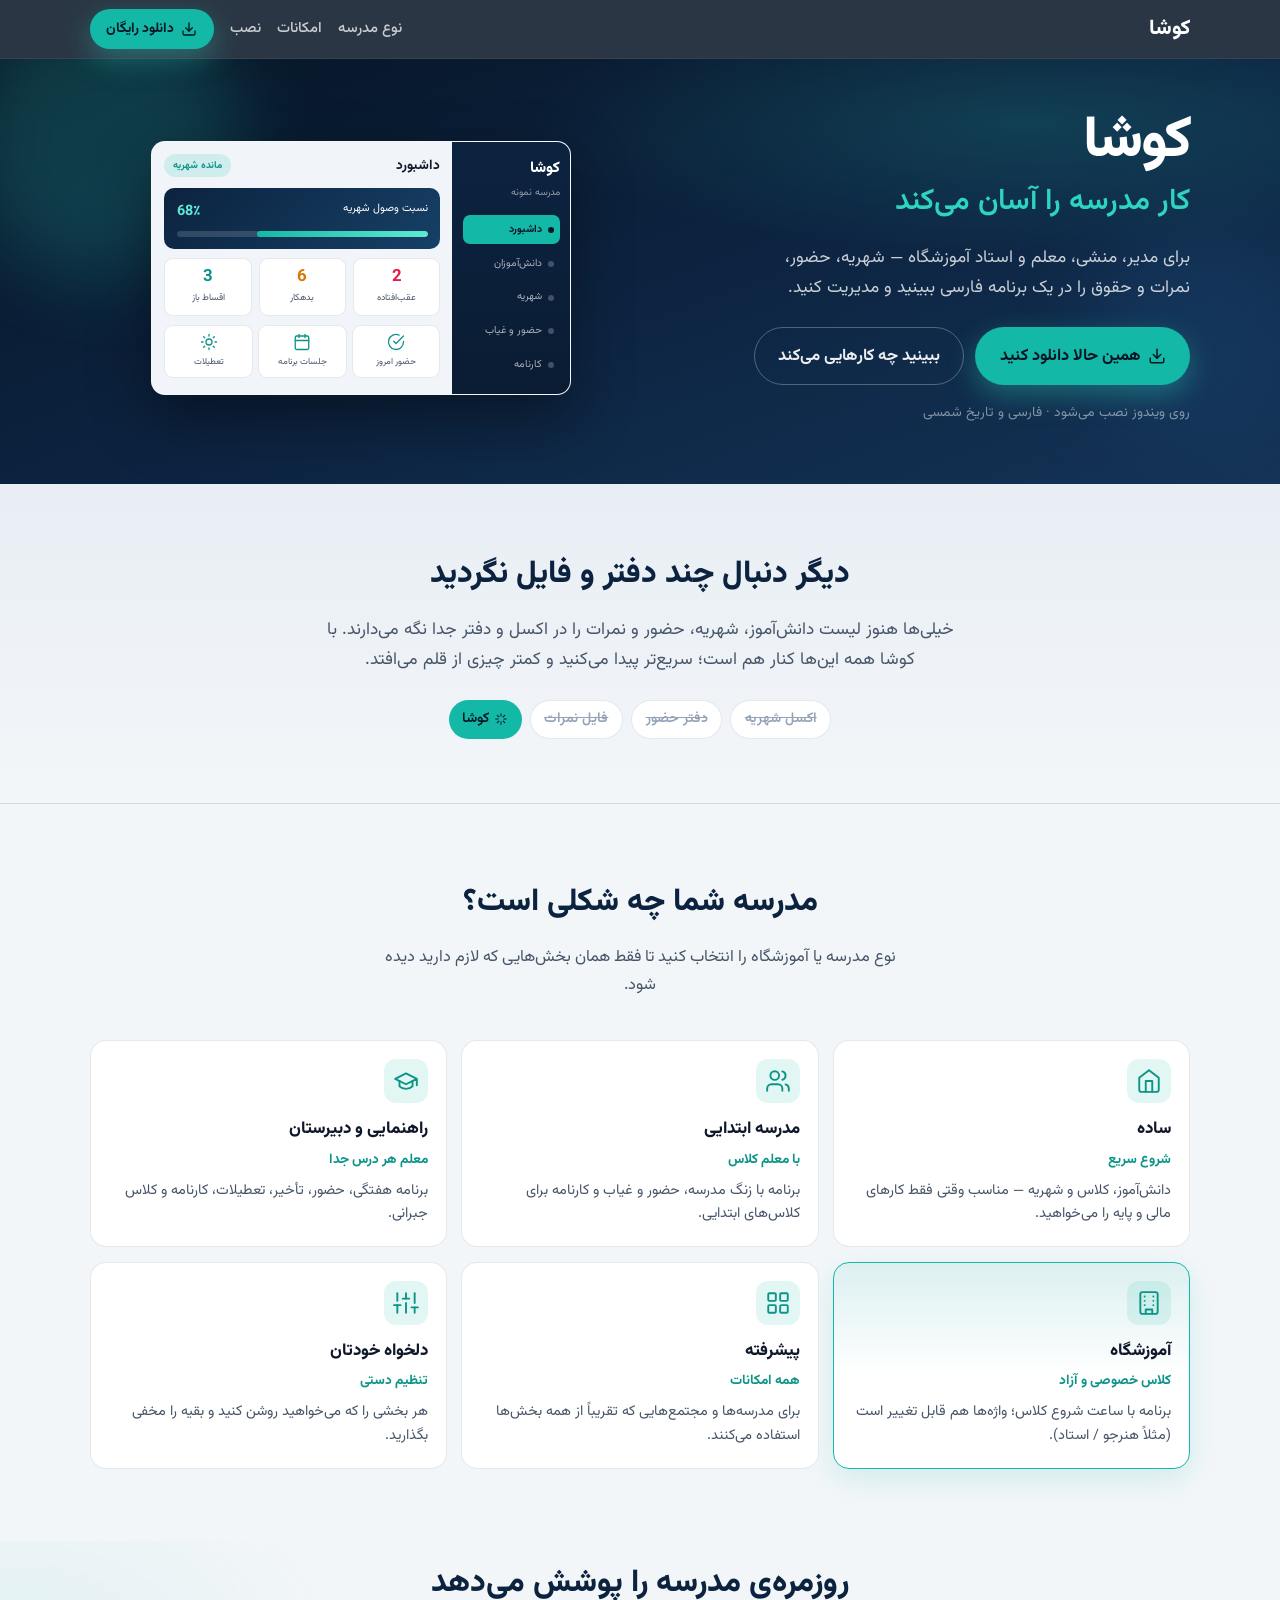
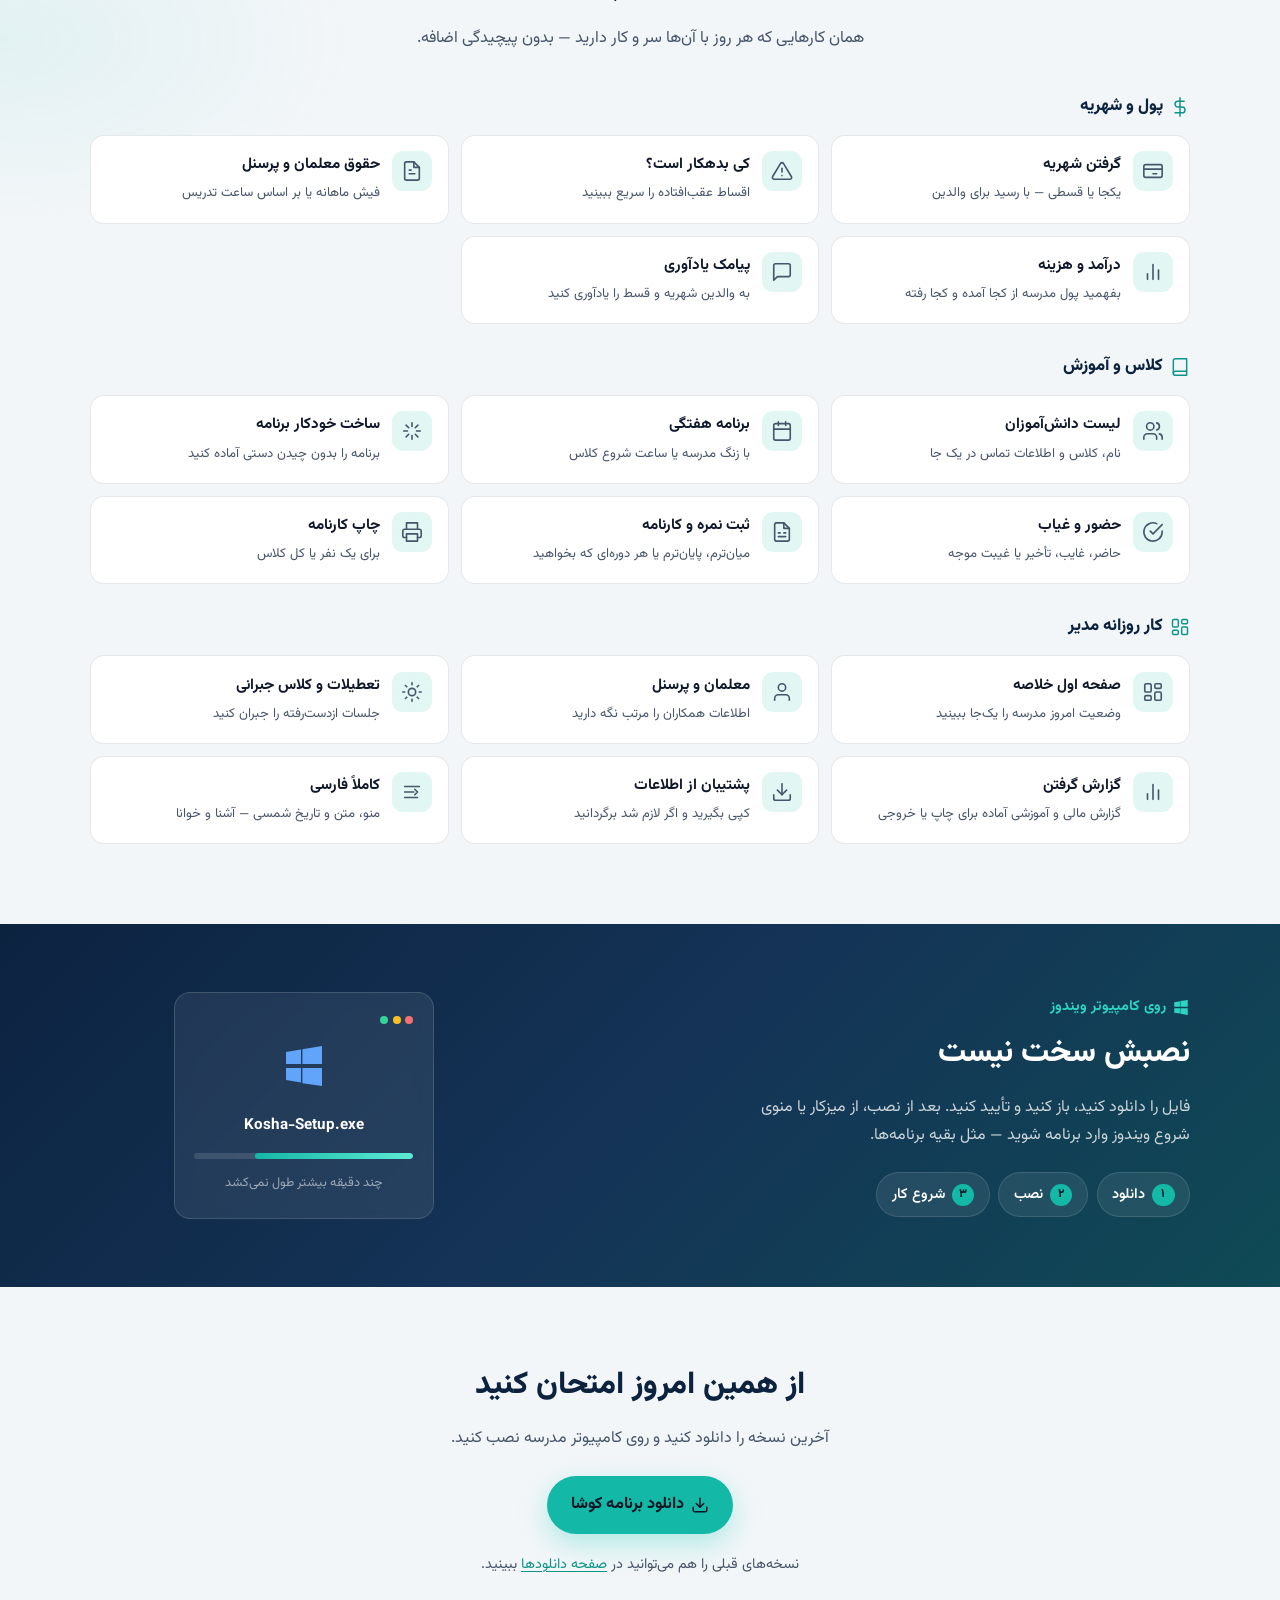
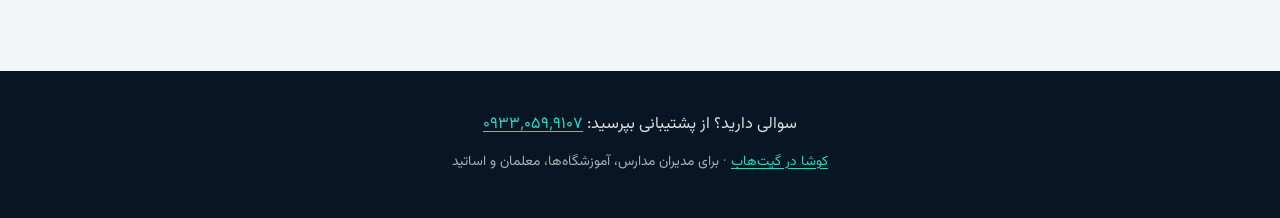
<file: index.html>
<!DOCTYPE html>
<html lang="fa" dir="rtl">
<head>
  <meta charset="UTF-8" />
  <meta name="viewport" content="width=device-width, initial-scale=1" />
  <title>کوشا — مدیریت آسان مدرسه و آموزشگاه</title>
  <meta name="description" content="کوشا نرم‌افزار فارسی مدیریت مدرسه و آموزشگاه برای مدیران، منشی‌ها، معلمان و اساتید. شهریه، حضور، نمرات و حقوق را در یک جا داشته باشید." />
  <meta property="og:title" content="کوشا — مدیریت آسان مدرسه و آموزشگاه" />
  <meta property="og:description" content="به‌جای چند فایل اکسل و دفتر جداگانه، همه کار مدرسه را با یک برنامه ساده انجام دهید." />
  <meta property="og:locale" content="fa_IR" />
  <link rel="preconnect" href="https://fonts.googleapis.com" />
  <link rel="preconnect" href="https://fonts.gstatic.com" crossorigin />
  <link href="https://fonts.googleapis.com/css2?family=Vazirmatn:wght@400;500;600;700;800&display=swap" rel="stylesheet" />
  <link rel="stylesheet" href="styles.css" />
</head>
<body>
  <svg xmlns="http://www.w3.org/2000/svg" style="display:none" aria-hidden="true">
    <symbol id="i-dashboard" viewBox="0 0 24 24" fill="none" stroke="currentColor" stroke-width="1.75" stroke-linecap="round" stroke-linejoin="round">
      <rect x="3" y="3" width="7" height="9" rx="1.5"/><rect x="14" y="3" width="7" height="5" rx="1.5"/><rect x="14" y="12" width="7" height="9" rx="1.5"/><rect x="3" y="16" width="7" height="5" rx="1.5"/>
    </symbol>
    <symbol id="i-students" viewBox="0 0 24 24" fill="none" stroke="currentColor" stroke-width="1.75" stroke-linecap="round" stroke-linejoin="round">
      <path d="M16 21v-2a4 4 0 0 0-4-4H6a4 4 0 0 0-4 4v2"/><circle cx="9" cy="7" r="4"/><path d="M22 21v-2a4 4 0 0 0-3-3.87"/><path d="M16 3.13a4 4 0 0 1 0 7.75"/>
    </symbol>
    <symbol id="i-class" viewBox="0 0 24 24" fill="none" stroke="currentColor" stroke-width="1.75" stroke-linecap="round" stroke-linejoin="round">
      <path d="M4 19.5A2.5 2.5 0 0 1 6.5 17H20"/><path d="M6.5 2H20v20H6.5A2.5 2.5 0 0 1 4 19.5v-15A2.5 2.5 0 0 1 6.5 2z"/>
    </symbol>
    <symbol id="i-staff" viewBox="0 0 24 24" fill="none" stroke="currentColor" stroke-width="1.75" stroke-linecap="round" stroke-linejoin="round">
      <path d="M20 21v-2a4 4 0 0 0-4-4H8a4 4 0 0 0-4 4v2"/><circle cx="12" cy="7" r="4"/>
    </symbol>
    <symbol id="i-tuition" viewBox="0 0 24 24" fill="none" stroke="currentColor" stroke-width="1.75" stroke-linecap="round" stroke-linejoin="round">
      <rect x="2" y="5" width="20" height="14" rx="2"/><path d="M2 10h20"/><path d="M12 15h4"/>
    </symbol>
    <symbol id="i-alert" viewBox="0 0 24 24" fill="none" stroke="currentColor" stroke-width="1.75" stroke-linecap="round" stroke-linejoin="round">
      <path d="M10.29 3.86 1.82 18a2 2 0 0 0 1.71 3h16.94a2 2 0 0 0 1.71-3L13.71 3.86a2 2 0 0 0-3.42 0z"/><line x1="12" y1="9" x2="12" y2="13"/><line x1="12" y1="17" x2="12.01" y2="17"/>
    </symbol>
    <symbol id="i-payroll" viewBox="0 0 24 24" fill="none" stroke="currentColor" stroke-width="1.75" stroke-linecap="round" stroke-linejoin="round">
      <path d="M14 2H6a2 2 0 0 0-2 2v16a2 2 0 0 0 2 2h12a2 2 0 0 0 2-2V8z"/><path d="M14 2v6h6"/><path d="M9 15h6"/><path d="M9 11h2"/>
    </symbol>
    <symbol id="i-finance" viewBox="0 0 24 24" fill="none" stroke="currentColor" stroke-width="1.75" stroke-linecap="round" stroke-linejoin="round">
      <line x1="12" y1="1" x2="12" y2="23"/><path d="M17 5H9.5a3.5 3.5 0 0 0 0 7h5a3.5 3.5 0 0 1 0 7H6"/>
    </symbol>
    <symbol id="i-calendar" viewBox="0 0 24 24" fill="none" stroke="currentColor" stroke-width="1.75" stroke-linecap="round" stroke-linejoin="round">
      <rect x="3" y="4" width="18" height="18" rx="2"/><line x1="16" y1="2" x2="16" y2="6"/><line x1="8" y1="2" x2="8" y2="6"/><line x1="3" y1="10" x2="21" y2="10"/>
    </symbol>
    <symbol id="i-spark" viewBox="0 0 24 24" fill="none" stroke="currentColor" stroke-width="1.75" stroke-linecap="round" stroke-linejoin="round">
      <path d="M12 3v4M12 17v4M3 12h4M17 12h4"/><path d="m5.6 5.6 2.8 2.8M15.6 15.6l2.8 2.8M18.4 5.6l-2.8 2.8M8.4 15.6l-2.8 2.8"/>
    </symbol>
    <symbol id="i-check" viewBox="0 0 24 24" fill="none" stroke="currentColor" stroke-width="1.75" stroke-linecap="round" stroke-linejoin="round">
      <path d="M22 11.08V12a10 10 0 1 1-5.93-9.14"/><polyline points="22 4 12 14.01 9 11.01"/>
    </symbol>
    <symbol id="i-sun" viewBox="0 0 24 24" fill="none" stroke="currentColor" stroke-width="1.75" stroke-linecap="round" stroke-linejoin="round">
      <circle cx="12" cy="12" r="4"/><path d="M12 2v2M12 20v2M4.9 4.9l1.4 1.4M17.7 17.7l1.4 1.4M2 12h2M20 12h2M4.9 19.1l1.4-1.4M17.7 6.3l1.4-1.4"/>
    </symbol>
    <symbol id="i-report" viewBox="0 0 24 24" fill="none" stroke="currentColor" stroke-width="1.75" stroke-linecap="round" stroke-linejoin="round">
      <path d="M14 2H6a2 2 0 0 0-2 2v16a2 2 0 0 0 2 2h12a2 2 0 0 0 2-2V8z"/><path d="M14 2v6h6"/><path d="M8 13h2"/><path d="M8 17h8"/><path d="M14 13h2"/>
    </symbol>
    <symbol id="i-print" viewBox="0 0 24 24" fill="none" stroke="currentColor" stroke-width="1.75" stroke-linecap="round" stroke-linejoin="round">
      <polyline points="6 9 6 2 18 2 18 9"/><path d="M6 18H4a2 2 0 0 1-2-2v-5a2 2 0 0 1 2-2h16a2 2 0 0 1 2 2v5a2 2 0 0 1-2 2h-2"/><rect x="6" y="14" width="12" height="8"/>
    </symbol>
    <symbol id="i-chart" viewBox="0 0 24 24" fill="none" stroke="currentColor" stroke-width="1.75" stroke-linecap="round" stroke-linejoin="round">
      <line x1="18" y1="20" x2="18" y2="10"/><line x1="12" y1="20" x2="12" y2="4"/><line x1="6" y1="20" x2="6" y2="14"/>
    </symbol>
    <symbol id="i-sliders" viewBox="0 0 24 24" fill="none" stroke="currentColor" stroke-width="1.75" stroke-linecap="round" stroke-linejoin="round">
      <line x1="4" y1="21" x2="4" y2="14"/><line x1="4" y1="10" x2="4" y2="3"/><line x1="12" y1="21" x2="12" y2="12"/><line x1="12" y1="8" x2="12" y2="3"/><line x1="20" y1="21" x2="20" y2="16"/><line x1="20" y1="12" x2="20" y2="3"/><line x1="1" y1="14" x2="7" y2="14"/><line x1="9" y1="8" x2="15" y2="8"/><line x1="17" y1="16" x2="23" y2="16"/>
    </symbol>
    <symbol id="i-sms" viewBox="0 0 24 24" fill="none" stroke="currentColor" stroke-width="1.75" stroke-linecap="round" stroke-linejoin="round">
      <path d="M21 15a2 2 0 0 1-2 2H7l-4 4V5a2 2 0 0 1 2-2h14a2 2 0 0 1 2 2z"/>
    </symbol>
    <symbol id="i-backup" viewBox="0 0 24 24" fill="none" stroke="currentColor" stroke-width="1.75" stroke-linecap="round" stroke-linejoin="round">
      <path d="M21 15v4a2 2 0 0 1-2 2H5a2 2 0 0 1-2-2v-4"/><polyline points="7 10 12 15 17 10"/><line x1="12" y1="15" x2="12" y2="3"/>
    </symbol>
    <symbol id="i-rtl" viewBox="0 0 24 24" fill="none" stroke="currentColor" stroke-width="1.75" stroke-linecap="round" stroke-linejoin="round">
      <path d="M4 6h16"/><path d="M4 12h10"/><path d="M4 18h14"/><path d="m15 9 3 3-3 3"/>
    </symbol>
    <symbol id="i-home" viewBox="0 0 24 24" fill="none" stroke="currentColor" stroke-width="1.75" stroke-linecap="round" stroke-linejoin="round">
      <path d="m3 9 9-7 9 7v11a2 2 0 0 1-2 2H5a2 2 0 0 1-2-2z"/><polyline points="9 22 9 12 15 12 15 22"/>
    </symbol>
    <symbol id="i-grad" viewBox="0 0 24 24" fill="none" stroke="currentColor" stroke-width="1.75" stroke-linecap="round" stroke-linejoin="round">
      <path d="M22 10v6M2 10l10-5 10 5-10 5z"/><path d="M6 12v5c3 3 9 3 12 0v-5"/>
    </symbol>
    <symbol id="i-building" viewBox="0 0 24 24" fill="none" stroke="currentColor" stroke-width="1.75" stroke-linecap="round" stroke-linejoin="round">
      <rect x="4" y="2" width="16" height="20" rx="2"/><path d="M9 22v-4h6v4"/><path d="M8 6h.01M16 6h.01M8 10h.01M16 10h.01M8 14h.01M16 14h.01"/>
    </symbol>
    <symbol id="i-apps" viewBox="0 0 24 24" fill="none" stroke="currentColor" stroke-width="1.75" stroke-linecap="round" stroke-linejoin="round">
      <rect x="3" y="3" width="7" height="7" rx="1"/><rect x="14" y="3" width="7" height="7" rx="1"/><rect x="3" y="14" width="7" height="7" rx="1"/><rect x="14" y="14" width="7" height="7" rx="1"/>
    </symbol>
    <symbol id="i-windows" viewBox="0 0 24 24" fill="currentColor">
      <path d="M3 5.5 10.5 4.3v7.2H3V5.5zm8.2-1.4L21 2.5v9H11.2V4.1zM3 13.5h7.5v7.2L3 19.5v-6zm8.2 0H21v9l-9.8-1.4v-7.6z"/>
    </symbol>
    <symbol id="i-download" viewBox="0 0 24 24" fill="none" stroke="currentColor" stroke-width="2" stroke-linecap="round" stroke-linejoin="round">
      <path d="M21 15v4a2 2 0 0 1-2 2H5a2 2 0 0 1-2-2v-4"/><polyline points="7 10 12 15 17 10"/><line x1="12" y1="15" x2="12" y2="3"/>
    </symbol>
  </svg>

  <header class="topbar">
    <div class="wrap topbar__inner">
      <a class="brand" href="#top">کوشا</a>
      <nav class="topbar__nav" aria-label="منوی اصلی">
        <a href="#scenarios">نوع مدرسه</a>
        <a href="#features">امکانات</a>
        <a href="#install">نصب</a>
        <a class="btn btn--sm btn--solid" href="https://github.com/sepehrio/kosha/releases/latest/download/Kosha-Setup.exe">
          <svg class="ico" width="16" height="16"><use href="#i-download"/></svg>
          دانلود رایگان
        </a>
      </nav>
    </div>
  </header>

  <main id="top">
    <section class="hero" aria-labelledby="hero-brand">
      <div class="hero__orb hero__orb--a" aria-hidden="true"></div>
      <div class="hero__orb hero__orb--b" aria-hidden="true"></div>
      <div class="wrap hero__layout">
        <div class="hero__copy reveal">
          <p class="hero__brand" id="hero-brand">کوشا</p>
          <h1 class="hero__title">کار مدرسه را آسان می‌کند</h1>
          <p class="hero__lead">
            برای مدیر، منشی، معلم و استاد آموزشگاه —
            شهریه، حضور، نمرات و حقوق را در یک برنامه فارسی ببینید و مدیریت کنید.
          </p>
          <div class="hero__actions">
            <a class="btn btn--solid btn--lg" href="https://github.com/sepehrio/kosha/releases/latest/download/Kosha-Setup.exe">
              <svg class="ico" width="18" height="18"><use href="#i-download"/></svg>
              همین حالا دانلود کنید
            </a>
            <a class="btn btn--ghost btn--lg" href="#features">ببینید چه کارهایی می‌کند</a>
          </div>
          <p class="hero__meta">روی ویندوز نصب می‌شود · فارسی و تاریخ شمسی</p>
        </div>

        <div class="hero__stage reveal reveal--delay" aria-hidden="true">
          <div class="mock">
            <aside class="mock__side">
              <div class="mock__logo">کوشا</div>
              <div class="mock__school">مدرسه نمونه</div>
              <ul class="mock__nav">
                <li class="is-active"><span></span>داشبورد</li>
                <li><span></span>دانش‌آموزان</li>
                <li><span></span>شهریه</li>
                <li><span></span>حضور و غیاب</li>
                <li><span></span>کارنامه</li>
              </ul>
            </aside>
            <div class="mock__main">
              <div class="mock__bar">
                <strong>داشبورد</strong>
                <span class="mock__pill">مانده شهریه</span>
              </div>
              <div class="mock__banner">
                <div class="mock__banner-top">
                  <span>نسبت وصول شهریه</span>
                  <b class="mock__pct" data-count="68">۰٪</b>
                </div>
                <div class="mock__track"><i style="--w:68%"></i></div>
              </div>
              <div class="mock__stats">
                <div class="mock__stat mock__stat--red"><b data-count="2">۰</b><span>عقب‌افتاده</span></div>
                <div class="mock__stat mock__stat--amber"><b data-count="6">۰</b><span>بدهکار</span></div>
                <div class="mock__stat mock__stat--teal"><b data-count="3">۰</b><span>اقساط باز</span></div>
              </div>
              <div class="mock__today">
                <div><svg width="18" height="18"><use href="#i-check"/></svg><span>حضور امروز</span></div>
                <div><svg width="18" height="18"><use href="#i-calendar"/></svg><span>جلسات برنامه</span></div>
                <div><svg width="18" height="18"><use href="#i-sun"/></svg><span>تعطیلات</span></div>
              </div>
            </div>
          </div>
        </div>
      </div>
    </section>

    <section class="problem" aria-labelledby="problem-title">
      <div class="wrap problem__inner reveal">
        <h2 id="problem-title">دیگر دنبال چند دفتر و فایل نگردید</h2>
        <p>
          خیلی‌ها هنوز لیست دانش‌آموز، شهریه، حضور و نمرات را در اکسل و دفتر جدا
          نگه می‌دارند. با کوشا همه این‌ها کنار هم است؛ سریع‌تر پیدا می‌کنید و کمتر
          چیزی از قلم می‌افتد.
        </p>
        <div class="problem__chips" aria-hidden="true">
          <span class="chip chip--off">اکسل شهریه</span>
          <span class="chip chip--off">دفتر حضور</span>
          <span class="chip chip--off">فایل نمرات</span>
          <span class="chip chip--on">
            <svg width="14" height="14"><use href="#i-spark"/></svg>
            کوشا
          </span>
        </div>
      </div>
    </section>

    <section class="scenarios" id="scenarios" aria-labelledby="scenarios-title">
      <div class="wrap">
        <header class="section-head reveal">
          <h2 id="scenarios-title">مدرسه شما چه شکلی است؟</h2>
          <p>نوع مدرسه یا آموزشگاه را انتخاب کنید تا فقط همان بخش‌هایی که لازم دارید دیده شود.</p>
        </header>
        <div class="scenario-grid">
          <article class="scenario reveal">
            <div class="scenario__icon"><svg width="26" height="26"><use href="#i-home"/></svg></div>
            <h3>ساده</h3>
            <p class="scenario__tag">شروع سریع</p>
            <p>دانش‌آموز، کلاس و شهریه — مناسب وقتی فقط کارهای مالی و پایه را می‌خواهید.</p>
          </article>
          <article class="scenario reveal">
            <div class="scenario__icon"><svg width="26" height="26"><use href="#i-students"/></svg></div>
            <h3>مدرسه ابتدایی</h3>
            <p class="scenario__tag">با معلم کلاس</p>
            <p>برنامه با زنگ مدرسه، حضور و غیاب و کارنامه برای کلاس‌های ابتدایی.</p>
          </article>
          <article class="scenario reveal">
            <div class="scenario__icon"><svg width="26" height="26"><use href="#i-grad"/></svg></div>
            <h3>راهنمایی و دبیرستان</h3>
            <p class="scenario__tag">معلم هر درس جدا</p>
            <p>برنامه هفتگی، حضور، تأخیر، تعطیلات، کارنامه و کلاس جبرانی.</p>
          </article>
          <article class="scenario scenario--active reveal">
            <div class="scenario__icon"><svg width="26" height="26"><use href="#i-building"/></svg></div>
            <h3>آموزشگاه</h3>
            <p class="scenario__tag">کلاس خصوصی و آزاد</p>
            <p>برنامه با ساعت شروع کلاس؛ واژه‌ها هم قابل تغییر است (مثلاً هنرجو / استاد).</p>
          </article>
          <article class="scenario reveal">
            <div class="scenario__icon"><svg width="26" height="26"><use href="#i-apps"/></svg></div>
            <h3>پیشرفته</h3>
            <p class="scenario__tag">همه امکانات</p>
            <p>برای مدرسه‌ها و مجتمع‌هایی که تقریباً از همه بخش‌ها استفاده می‌کنند.</p>
          </article>
          <article class="scenario reveal">
            <div class="scenario__icon"><svg width="26" height="26"><use href="#i-sliders"/></svg></div>
            <h3>دلخواه خودتان</h3>
            <p class="scenario__tag">تنظیم دستی</p>
            <p>هر بخشی را که می‌خواهید روشن کنید و بقیه را مخفی بگذارید.</p>
          </article>
        </div>
      </div>
    </section>

    <section class="features" id="features" aria-labelledby="features-title">
      <div class="wrap">
        <header class="section-head reveal">
          <h2 id="features-title">روزمره‌ی مدرسه را پوشش می‌دهد</h2>
          <p>همان کارهایی که هر روز با آن‌ها سر و کار دارید — بدون پیچیدگی اضافه.</p>
        </header>

        <div class="feat-groups">
          <div class="feat-group reveal">
            <h3 class="feat-group__title">
              <svg width="20" height="20"><use href="#i-finance"/></svg>
              پول و شهریه
            </h3>
            <ul class="feat-cards">
              <li>
                <span class="feat-cards__ico"><svg width="22" height="22"><use href="#i-tuition"/></svg></span>
                <div>
                  <strong>گرفتن شهریه</strong>
                  <span>یکجا یا قسطی — با رسید برای والدین</span>
                </div>
              </li>
              <li>
                <span class="feat-cards__ico"><svg width="22" height="22"><use href="#i-alert"/></svg></span>
                <div>
                  <strong>کی بدهکار است؟</strong>
                  <span>اقساط عقب‌افتاده را سریع ببینید</span>
                </div>
              </li>
              <li>
                <span class="feat-cards__ico"><svg width="22" height="22"><use href="#i-payroll"/></svg></span>
                <div>
                  <strong>حقوق معلمان و پرسنل</strong>
                  <span>فیش ماهانه یا بر اساس ساعت تدریس</span>
                </div>
              </li>
              <li>
                <span class="feat-cards__ico"><svg width="22" height="22"><use href="#i-chart"/></svg></span>
                <div>
                  <strong>درآمد و هزینه</strong>
                  <span>بفهمید پول مدرسه از کجا آمده و کجا رفته</span>
                </div>
              </li>
              <li>
                <span class="feat-cards__ico"><svg width="22" height="22"><use href="#i-sms"/></svg></span>
                <div>
                  <strong>پیامک یادآوری</strong>
                  <span>به والدین شهریه و قسط را یادآوری کنید</span>
                </div>
              </li>
            </ul>
          </div>

          <div class="feat-group reveal">
            <h3 class="feat-group__title">
              <svg width="20" height="20"><use href="#i-class"/></svg>
              کلاس و آموزش
            </h3>
            <ul class="feat-cards">
              <li>
                <span class="feat-cards__ico"><svg width="22" height="22"><use href="#i-students"/></svg></span>
                <div>
                  <strong>لیست دانش‌آموزان</strong>
                  <span>نام، کلاس و اطلاعات تماس در یک جا</span>
                </div>
              </li>
              <li>
                <span class="feat-cards__ico"><svg width="22" height="22"><use href="#i-calendar"/></svg></span>
                <div>
                  <strong>برنامه هفتگی</strong>
                  <span>با زنگ مدرسه یا ساعت شروع کلاس</span>
                </div>
              </li>
              <li>
                <span class="feat-cards__ico"><svg width="22" height="22"><use href="#i-spark"/></svg></span>
                <div>
                  <strong>ساخت خودکار برنامه</strong>
                  <span>برنامه را بدون چیدن دستی آماده کنید</span>
                </div>
              </li>
              <li>
                <span class="feat-cards__ico"><svg width="22" height="22"><use href="#i-check"/></svg></span>
                <div>
                  <strong>حضور و غیاب</strong>
                  <span>حاضر، غایب، تأخیر یا غیبت موجه</span>
                </div>
              </li>
              <li>
                <span class="feat-cards__ico"><svg width="22" height="22"><use href="#i-report"/></svg></span>
                <div>
                  <strong>ثبت نمره و کارنامه</strong>
                  <span>میان‌ترم، پایان‌ترم یا هر دوره‌ای که بخواهید</span>
                </div>
              </li>
              <li>
                <span class="feat-cards__ico"><svg width="22" height="22"><use href="#i-print"/></svg></span>
                <div>
                  <strong>چاپ کارنامه</strong>
                  <span>برای یک نفر یا کل کلاس</span>
                </div>
              </li>
            </ul>
          </div>

          <div class="feat-group reveal">
            <h3 class="feat-group__title">
              <svg width="20" height="20"><use href="#i-dashboard"/></svg>
              کار روزانه مدیر
            </h3>
            <ul class="feat-cards">
              <li>
                <span class="feat-cards__ico"><svg width="22" height="22"><use href="#i-dashboard"/></svg></span>
                <div>
                  <strong>صفحه اول خلاصه</strong>
                  <span>وضعیت امروز مدرسه را یک‌جا ببینید</span>
                </div>
              </li>
              <li>
                <span class="feat-cards__ico"><svg width="22" height="22"><use href="#i-staff"/></svg></span>
                <div>
                  <strong>معلمان و پرسنل</strong>
                  <span>اطلاعات همکاران را مرتب نگه دارید</span>
                </div>
              </li>
              <li>
                <span class="feat-cards__ico"><svg width="22" height="22"><use href="#i-sun"/></svg></span>
                <div>
                  <strong>تعطیلات و کلاس جبرانی</strong>
                  <span>جلسات ازدست‌رفته را جبران کنید</span>
                </div>
              </li>
              <li>
                <span class="feat-cards__ico"><svg width="22" height="22"><use href="#i-chart"/></svg></span>
                <div>
                  <strong>گزارش گرفتن</strong>
                  <span>گزارش مالی و آموزشی آماده برای چاپ یا خروجی</span>
                </div>
              </li>
              <li>
                <span class="feat-cards__ico"><svg width="22" height="22"><use href="#i-backup"/></svg></span>
                <div>
                  <strong>پشتیبان از اطلاعات</strong>
                  <span>کپی بگیرید و اگر لازم شد برگردانید</span>
                </div>
              </li>
              <li>
                <span class="feat-cards__ico"><svg width="22" height="22"><use href="#i-rtl"/></svg></span>
                <div>
                  <strong>کاملاً فارسی</strong>
                  <span>منو، متن و تاریخ شمسی — آشنا و خوانا</span>
                </div>
              </li>
            </ul>
          </div>
        </div>
      </div>
    </section>

    <section class="install" id="install" aria-labelledby="install-title">
      <div class="wrap install__layout">
        <div class="install__copy reveal">
          <p class="install__eyebrow">
            <svg width="18" height="18"><use href="#i-windows"/></svg>
            روی کامپیوتر ویندوز
          </p>
          <h2 id="install-title">نصبش سخت نیست</h2>
          <p>
            فایل را دانلود کنید، باز کنید و تأیید کنید. بعد از نصب، از میزکار یا منوی
            شروع ویندوز وارد برنامه شوید — مثل بقیه برنامه‌ها.
          </p>
          <ol class="install__steps">
            <li><b>۱</b> دانلود</li>
            <li><b>۲</b> نصب</li>
            <li><b>۳</b> شروع کار</li>
          </ol>
        </div>
        <div class="install__visual reveal reveal--delay" aria-hidden="true">
          <div class="win-card">
            <div class="win-card__dots"><i></i><i></i><i></i></div>
            <svg class="win-card__logo" width="48" height="48"><use href="#i-windows"/></svg>
            <p>Kosha-Setup.exe</p>
            <div class="win-card__bar"><i></i></div>
            <span>چند دقیقه بیشتر طول نمی‌کشد</span>
          </div>
        </div>
      </div>
    </section>

    <section class="cta" aria-labelledby="cta-title">
      <div class="wrap cta__inner reveal">
        <h2 id="cta-title">از همین امروز امتحان کنید</h2>
        <p>آخرین نسخه را دانلود کنید و روی کامپیوتر مدرسه نصب کنید.</p>
        <a class="btn btn--solid btn--lg" href="https://github.com/sepehrio/kosha/releases/latest/download/Kosha-Setup.exe">
          <svg class="ico" width="18" height="18"><use href="#i-download"/></svg>
          دانلود برنامه کوشا
        </a>
        <p class="cta__note">
          نسخه‌های قبلی را هم می‌توانید در
          <a href="https://github.com/sepehrio/kosha/releases/latest">صفحه دانلودها</a>
          ببینید.
        </p>
      </div>
    </section>
  </main>

  <footer class="footer">
    <div class="wrap footer__inner">
      <p class="footer__ask">سوالی دارید؟ از پشتیبانی بپرسید:
        <a href="tel:09330599107" dir="ltr">۰۹۳۳٬۰۵۹٬۹۱۰۷</a>
      </p>
      <p class="footer__copy">
        <a href="https://github.com/sepehrio/kosha">کوشا در گیت‌هاب</a>
        · برای مدیران مدارس، آموزشگاه‌ها، معلمان و اساتید
      </p>
    </div>
  </footer>

  <script src="main.js" defer></script>
</body>
</html>
</file>
<file: styles.css>
:root {
  --navy-950: #071525;
  --navy-900: #0c2340;
  --navy-800: #143356;
  --teal-300: #5eead4;
  --teal-400: #2dd4bf;
  --teal-500: #14b8a6;
  --teal-600: #0d9488;
  --teal-glow: rgba(45, 212, 191, 0.35);
  --ink: #0f172a;
  --ink-soft: #475569;
  --paper: #f3f6f9;
  --paper-2: #e8eef4;
  --white: #ffffff;
  --line: rgba(15, 39, 64, 0.1);
  --radius: 16px;
  --font: "Vazirmatn", Tahoma, sans-serif;
  --ease: cubic-bezier(0.22, 1, 0.36, 1);
}

*,
*::before,
*::after { box-sizing: border-box; }

html { scroll-behavior: smooth; }

body {
  margin: 0;
  font-family: var(--font);
  color: var(--ink);
  background: var(--paper);
  line-height: 1.75;
  text-rendering: optimizeLegibility;
  -webkit-font-smoothing: antialiased;
}

a {
  color: var(--teal-600);
  text-decoration-thickness: 1px;
  text-underline-offset: 3px;
}

a:hover { color: var(--navy-800); }

.wrap {
  width: min(1100px, calc(100% - 2.5rem));
  margin-inline: auto;
}

.ico { flex-shrink: 0; }

/* —— Topbar —— */
.topbar {
  position: sticky;
  top: 0;
  z-index: 40;
  backdrop-filter: blur(14px);
  background: rgba(7, 21, 37, 0.85);
  border-bottom: 1px solid rgba(255, 255, 255, 0.06);
}

.topbar__inner {
  display: flex;
  align-items: center;
  justify-content: space-between;
  min-height: 3.6rem;
  gap: 1rem;
}

.brand {
  font-weight: 800;
  font-size: 1.3rem;
  color: var(--white);
  text-decoration: none;
}

.brand:hover { color: var(--teal-400); }

.topbar__nav {
  display: flex;
  align-items: center;
  gap: 1rem;
}

.topbar__nav > a:not(.btn) {
  color: rgba(255, 255, 255, 0.75);
  text-decoration: none;
  font-size: 0.92rem;
  font-weight: 500;
}

.topbar__nav > a:not(.btn):hover { color: var(--white); }

/* —— Buttons —— */
.btn {
  display: inline-flex;
  align-items: center;
  justify-content: center;
  gap: 0.45rem;
  border-radius: 999px;
  font-family: inherit;
  font-weight: 700;
  text-decoration: none;
  border: 1px solid transparent;
  transition: transform 0.2s var(--ease), background 0.2s ease, box-shadow 0.2s ease;
}

.btn:hover { transform: translateY(-2px); }

.btn--sm { padding: 0.42rem 0.95rem; font-size: 0.86rem; }
.btn--lg { padding: 0.85rem 1.45rem; font-size: 1.02rem; }

.btn--solid {
  background: var(--teal-500);
  color: var(--navy-950);
  box-shadow: 0 10px 28px var(--teal-glow);
}

.btn--solid:hover {
  background: var(--teal-400);
  color: var(--navy-950);
}

.btn--ghost {
  background: transparent;
  color: rgba(255, 255, 255, 0.92);
  border-color: rgba(255, 255, 255, 0.28);
}

.btn--ghost:hover {
  background: rgba(255, 255, 255, 0.08);
  color: var(--white);
}

/* —— Hero —— */
.hero {
  position: relative;
  overflow: hidden;
  background:
    radial-gradient(ellipse 70% 55% at 80% 15%, rgba(45, 212, 191, 0.16), transparent 55%),
    linear-gradient(160deg, var(--navy-950), var(--navy-900) 50%, var(--navy-800));
  color: var(--white);
  padding: 3.25rem 0 3.75rem;
}

.hero__orb {
  position: absolute;
  border-radius: 50%;
  filter: blur(40px);
  pointer-events: none;
  opacity: 0.55;
}

.hero__orb--a {
  width: 280px;
  height: 280px;
  background: rgba(45, 212, 191, 0.35);
  top: -60px;
  left: -40px;
  animation: float-orb 9s ease-in-out infinite;
}

.hero__orb--b {
  width: 220px;
  height: 220px;
  background: rgba(27, 69, 112, 0.7);
  bottom: 10%;
  right: -30px;
  animation: float-orb 11s ease-in-out infinite reverse;
}

.hero__layout {
  position: relative;
  z-index: 1;
  display: grid;
  grid-template-columns: 1fr 1.05fr;
  gap: 2.5rem;
  align-items: center;
}

.hero__brand {
  margin: 0 0 0.2rem;
  font-size: clamp(2.4rem, 5.5vw, 3.6rem);
  font-weight: 800;
  letter-spacing: -0.03em;
  line-height: 1.1;
}

.hero__title {
  margin: 0 0 0.85rem;
  font-size: clamp(1.4rem, 3vw, 1.85rem);
  font-weight: 600;
  color: var(--teal-400);
}

.hero__lead {
  margin: 0 0 1.5rem;
  max-width: 26rem;
  font-size: 1.08rem;
  color: rgba(255, 255, 255, 0.78);
}

.hero__actions {
  display: flex;
  flex-wrap: wrap;
  gap: 0.7rem;
  margin-bottom: 1rem;
}

.hero__meta {
  margin: 0;
  font-size: 0.85rem;
  color: rgba(255, 255, 255, 0.48);
}

.hero__stage {
  display: flex;
  justify-content: center;
}

/* —— Animated mock dashboard —— */
.mock {
  display: grid;
  grid-template-columns: 118px 1fr;
  width: min(420px, 100%);
  border-radius: 14px;
  overflow: hidden;
  background: #f1f5f9;
  box-shadow: 0 24px 60px rgba(0, 0, 0, 0.4);
  border: 1px solid rgba(255, 255, 255, 0.14);
  animation: mock-float 6s ease-in-out infinite;
  font-size: 0.72rem;
  color: var(--ink);
}

.mock__side {
  background: linear-gradient(180deg, #0c2340, #0a1c33);
  color: #fff;
  padding: 0.85rem 0.65rem;
}

.mock__logo {
  font-weight: 800;
  font-size: 0.95rem;
  margin-bottom: 0.15rem;
}

.mock__school {
  font-size: 0.62rem;
  opacity: 0.55;
  margin-bottom: 0.85rem;
}

.mock__nav {
  list-style: none;
  margin: 0;
  padding: 0;
  display: grid;
  gap: 0.28rem;
}

.mock__nav li {
  display: flex;
  align-items: center;
  gap: 0.35rem;
  padding: 0.35rem 0.4rem;
  border-radius: 7px;
  opacity: 0.65;
  font-size: 0.65rem;
}

.mock__nav li span {
  width: 6px;
  height: 6px;
  border-radius: 50%;
  background: rgba(255, 255, 255, 0.35);
}

.mock__nav li.is-active {
  background: var(--teal-500);
  color: var(--navy-950);
  opacity: 1;
  font-weight: 700;
}

.mock__nav li.is-active span { background: var(--navy-950); }

.mock__main { padding: 0.75rem; }

.mock__bar {
  display: flex;
  justify-content: space-between;
  align-items: center;
  margin-bottom: 0.65rem;
}

.mock__bar strong { font-size: 0.85rem; }

.mock__pill {
  background: rgba(20, 184, 166, 0.15);
  color: var(--teal-600);
  padding: 0.2rem 0.55rem;
  border-radius: 999px;
  font-weight: 700;
  font-size: 0.62rem;
}

.mock__banner {
  background: linear-gradient(135deg, #0c2340, #164066);
  color: #fff;
  border-radius: 10px;
  padding: 0.7rem 0.8rem;
  margin-bottom: 0.6rem;
}

.mock__banner-top {
  display: flex;
  justify-content: space-between;
  margin-bottom: 0.45rem;
  font-size: 0.68rem;
}

.mock__pct { color: var(--teal-300); font-size: 0.9rem; }

.mock__track {
  height: 6px;
  background: rgba(255, 255, 255, 0.15);
  border-radius: 999px;
  overflow: hidden;
}

.mock__track i {
  display: block;
  height: 100%;
  width: 0;
  background: linear-gradient(90deg, var(--teal-500), var(--teal-300));
  border-radius: inherit;
  transition: width 1.4s var(--ease);
}

.mock.is-live .mock__track i { width: var(--w); }

.mock__stats {
  display: grid;
  grid-template-columns: repeat(3, 1fr);
  gap: 0.4rem;
  margin-bottom: 0.55rem;
}

.mock__stat {
  background: #fff;
  border-radius: 9px;
  padding: 0.5rem 0.35rem;
  text-align: center;
  border: 1px solid var(--line);
}

.mock__stat b {
  display: block;
  font-size: 1.05rem;
  line-height: 1.2;
}

.mock__stat span {
  font-size: 0.58rem;
  color: var(--ink-soft);
}

.mock__stat--red b { color: #e11d48; }
.mock__stat--amber b { color: #d97706; }
.mock__stat--teal b { color: var(--teal-600); }

.mock__today {
  display: grid;
  grid-template-columns: repeat(3, 1fr);
  gap: 0.35rem;
}

.mock__today > div {
  background: #fff;
  border: 1px solid var(--line);
  border-radius: 9px;
  padding: 0.45rem 0.3rem;
  display: flex;
  flex-direction: column;
  align-items: center;
  gap: 0.2rem;
  color: var(--teal-600);
  text-align: center;
}

.mock__today span {
  font-size: 0.56rem;
  color: var(--ink-soft);
}

/* —— Problem —— */
.problem {
  padding: 4rem 0;
  background: linear-gradient(180deg, var(--paper-2), var(--paper));
  border-bottom: 1px solid var(--line);
}

.problem__inner {
  max-width: 40rem;
  text-align: center;
  margin-inline: auto;
}

.problem h2,
.section-head h2,
.install h2,
.cta h2 {
  margin: 0 0 0.75rem;
  font-size: clamp(1.5rem, 3vw, 1.95rem);
  font-weight: 800;
  color: var(--navy-900);
}

.problem p {
  margin: 0 0 1.5rem;
  font-size: 1.08rem;
  color: var(--ink-soft);
}

.problem__chips {
  display: flex;
  flex-wrap: wrap;
  justify-content: center;
  gap: 0.5rem;
}

.chip {
  display: inline-flex;
  align-items: center;
  gap: 0.3rem;
  padding: 0.4rem 0.85rem;
  border-radius: 999px;
  font-size: 0.88rem;
  font-weight: 600;
}

.chip--off {
  background: #fff;
  color: #94a3b8;
  text-decoration: line-through;
  border: 1px solid var(--line);
}

.chip--on {
  background: var(--teal-500);
  color: var(--navy-950);
  animation: pulse-soft 2.4s ease-in-out infinite;
}

/* —— Scenarios —— */
.scenarios {
  padding: 4.5rem 0;
  background: var(--paper);
}

.section-head {
  text-align: center;
  max-width: 34rem;
  margin: 0 auto 2.5rem;
}

.section-head p {
  margin: 0;
  color: var(--ink-soft);
  font-size: 1.02rem;
}

.scenario-grid {
  display: grid;
  grid-template-columns: repeat(3, 1fr);
  gap: 0.9rem;
}

.scenario {
  background: #fff;
  border: 1px solid var(--line);
  border-radius: var(--radius);
  padding: 1.15rem 1.1rem 1.25rem;
  transition: transform 0.25s var(--ease), border-color 0.25s ease, box-shadow 0.25s ease;
}

.scenario:hover {
  transform: translateY(-4px);
  border-color: rgba(20, 184, 166, 0.45);
  box-shadow: 0 14px 36px rgba(12, 35, 64, 0.1);
}

.scenario--active {
  border-color: var(--teal-500);
  background: linear-gradient(180deg, rgba(20, 184, 166, 0.1), #fff 55%);
  box-shadow: 0 10px 30px rgba(20, 184, 166, 0.15);
}

.scenario__icon {
  width: 44px;
  height: 44px;
  border-radius: 12px;
  display: grid;
  place-items: center;
  background: rgba(20, 184, 166, 0.12);
  color: var(--teal-600);
  margin-bottom: 0.75rem;
}

.scenario h3 {
  margin: 0 0 0.2rem;
  font-size: 1.05rem;
  font-weight: 800;
}

.scenario__tag {
  margin: 0 0 0.45rem;
  color: var(--teal-600);
  font-size: 0.85rem;
  font-weight: 700;
}

.scenario > p:last-child {
  margin: 0;
  font-size: 0.9rem;
  color: var(--ink-soft);
  line-height: 1.65;
}

/* —— Features —— */
.features {
  padding: 1rem 0 5rem;
  background:
    radial-gradient(ellipse 50% 35% at 0% 10%, rgba(20, 184, 166, 0.08), transparent 55%),
    var(--paper);
}

.feat-groups {
  display: grid;
  gap: 1.75rem;
}

.feat-group__title {
  display: inline-flex;
  align-items: center;
  gap: 0.45rem;
  margin: 0 0 0.85rem;
  font-size: 1.05rem;
  font-weight: 800;
  color: var(--navy-900);
}

.feat-group__title svg { color: var(--teal-600); }

.feat-cards {
  list-style: none;
  margin: 0;
  padding: 0;
  display: grid;
  grid-template-columns: repeat(3, 1fr);
  gap: 0.75rem;
}

.feat-cards li {
  display: flex;
  gap: 0.75rem;
  align-items: flex-start;
  padding: 0.95rem 1rem;
  background: #fff;
  border: 1px solid var(--line);
  border-radius: 14px;
  transition: transform 0.22s var(--ease), border-color 0.22s ease, box-shadow 0.22s ease;
}

.feat-cards li:hover {
  transform: translateY(-3px);
  border-color: rgba(20, 184, 166, 0.4);
  box-shadow: 0 12px 28px rgba(12, 35, 64, 0.08);
}

.feat-cards__ico {
  width: 40px;
  height: 40px;
  border-radius: 11px;
  display: grid;
  place-items: center;
  flex-shrink: 0;
  background: rgba(20, 184, 166, 0.12);
  color: var(--teal-600);
  transition: background 0.22s ease, color 0.22s ease, transform 0.22s var(--ease);
}

.feat-cards li:hover .feat-cards__ico {
  background: var(--teal-500);
  color: var(--navy-950);
  transform: scale(1.06);
}

.feat-cards strong {
  display: block;
  font-size: 0.95rem;
  font-weight: 700;
  margin-bottom: 0.1rem;
}

.feat-cards span {
  font-size: 0.82rem;
  color: var(--ink-soft);
  line-height: 1.5;
}

/* —— Install —— */
.install {
  padding: 4.25rem 0;
  background: linear-gradient(135deg, var(--navy-900), var(--navy-800) 50%, #0f4a55);
  color: var(--white);
}

.install__layout {
  display: grid;
  grid-template-columns: 1.2fr 0.8fr;
  gap: 2rem;
  align-items: center;
}

.install h2 { color: var(--white); }

.install__eyebrow {
  display: inline-flex;
  align-items: center;
  gap: 0.4rem;
  margin: 0 0 0.5rem;
  font-size: 0.9rem;
  font-weight: 700;
  color: var(--teal-400);
}

.install__copy > p:not(.install__eyebrow) {
  margin: 0 0 1.4rem;
  color: rgba(255, 255, 255, 0.78);
  max-width: 28rem;
}

.install__steps {
  list-style: none;
  margin: 0;
  padding: 0;
  display: flex;
  flex-wrap: wrap;
  gap: 0.55rem;
}

.install__steps li {
  display: inline-flex;
  align-items: center;
  gap: 0.45rem;
  padding: 0.55rem 0.9rem;
  border-radius: 999px;
  background: rgba(255, 255, 255, 0.08);
  border: 1px solid rgba(255, 255, 255, 0.12);
  font-size: 0.9rem;
  font-weight: 600;
}

.install__steps b {
  width: 1.4rem;
  height: 1.4rem;
  border-radius: 50%;
  display: grid;
  place-items: center;
  background: var(--teal-500);
  color: var(--navy-950);
  font-size: 0.75rem;
}

.win-card {
  width: min(260px, 100%);
  margin-inline: auto;
  background: rgba(255, 255, 255, 0.08);
  border: 1px solid rgba(255, 255, 255, 0.14);
  border-radius: 16px;
  padding: 1.4rem 1.2rem 1.3rem;
  text-align: center;
  backdrop-filter: blur(8px);
  animation: mock-float 7s ease-in-out infinite;
}

.win-card__dots {
  display: flex;
  gap: 0.3rem;
  margin-bottom: 1.1rem;
}

.win-card__dots i {
  width: 8px;
  height: 8px;
  border-radius: 50%;
  background: rgba(255, 255, 255, 0.25);
}

.win-card__dots i:first-child { background: #f87171; }
.win-card__dots i:nth-child(2) { background: #fbbf24; }
.win-card__dots i:nth-child(3) { background: #34d399; }

.win-card__logo {
  color: #60a5fa;
  margin: 0 auto 0.7rem;
}

.win-card p {
  margin: 0 0 0.9rem;
  font-weight: 700;
  font-size: 0.95rem;
}

.win-card__bar {
  height: 6px;
  background: rgba(255, 255, 255, 0.12);
  border-radius: 999px;
  overflow: hidden;
  margin-bottom: 0.65rem;
}

.win-card__bar i {
  display: block;
  height: 100%;
  width: 72%;
  background: linear-gradient(90deg, var(--teal-500), var(--teal-300));
  border-radius: inherit;
  animation: bar-load 2.8s var(--ease) infinite;
}

.win-card > span {
  font-size: 0.8rem;
  color: rgba(255, 255, 255, 0.55);
}

/* —— CTA —— */
.cta { padding: 4.5rem 0; background: var(--paper); }

.cta__inner {
  text-align: center;
  max-width: 32rem;
  margin-inline: auto;
}

.cta p { margin: 0 0 1.4rem; color: var(--ink-soft); }

.cta .btn--solid { color: var(--navy-950); }

.cta__note {
  margin-top: 1.15rem !important;
  font-size: 0.9rem;
}

/* —— Footer —— */
.footer {
  padding: 2.4rem 0 2.8rem;
  background: var(--navy-950);
  color: rgba(255, 255, 255, 0.65);
}

.footer__inner { text-align: center; }

.footer__ask {
  margin: 0 0 0.7rem;
  font-size: 1.02rem;
  color: rgba(255, 255, 255, 0.85);
}

.footer a { color: var(--teal-400); }
.footer a:hover { color: var(--white); }
.footer__copy { margin: 0; font-size: 0.86rem; }

/* —— Reveal —— */
.reveal {
  opacity: 0;
  transform: translateY(22px);
  transition: opacity 0.7s var(--ease), transform 0.7s var(--ease);
}

.reveal.is-in {
  opacity: 1;
  transform: translateY(0);
}

.reveal--delay { transition-delay: 0.12s; }

/* —— Keyframes —— */
@keyframes mock-float {
  0%, 100% { transform: translateY(0); }
  50% { transform: translateY(-8px); }
}

@keyframes float-orb {
  0%, 100% { transform: translate(0, 0) scale(1); }
  50% { transform: translate(18px, 12px) scale(1.08); }
}

@keyframes pulse-soft {
  0%, 100% { box-shadow: 0 0 0 0 rgba(20, 184, 166, 0.35); }
  50% { box-shadow: 0 0 0 10px rgba(20, 184, 166, 0); }
}

@keyframes bar-load {
  0% { width: 18%; }
  55% { width: 78%; }
  100% { width: 72%; }
}

@media (prefers-reduced-motion: reduce) {
  html { scroll-behavior: auto; }
  .reveal { opacity: 1; transform: none; transition: none; }
  .mock, .win-card, .hero__orb, .chip--on, .win-card__bar i {
    animation: none !important;
  }
  .btn:hover, .scenario:hover, .feat-cards li:hover { transform: none; }
}

/* —— Responsive —— */
@media (max-width: 960px) {
  .hero__layout,
  .install__layout {
    grid-template-columns: 1fr;
  }

  .hero__copy { text-align: center; }
  .hero__lead { margin-inline: auto; }
  .hero__actions { justify-content: center; }

  .scenario-grid,
  .feat-cards {
    grid-template-columns: repeat(2, 1fr);
  }
}

@media (max-width: 640px) {
  .wrap { width: calc(100% - 1.4rem); }

  .topbar__nav > a:not(.btn) { display: none; }

  .hero { padding: 2.4rem 0 2.8rem; }

  .hero__actions {
    flex-direction: column;
    align-items: stretch;
  }

  .mock {
    grid-template-columns: 96px 1fr;
    width: 100%;
  }

  .scenario-grid,
  .feat-cards {
    grid-template-columns: 1fr;
  }

  .problem,
  .scenarios,
  .features,
  .install,
  .cta {
    padding-block: 3rem;
  }
}
</file>
